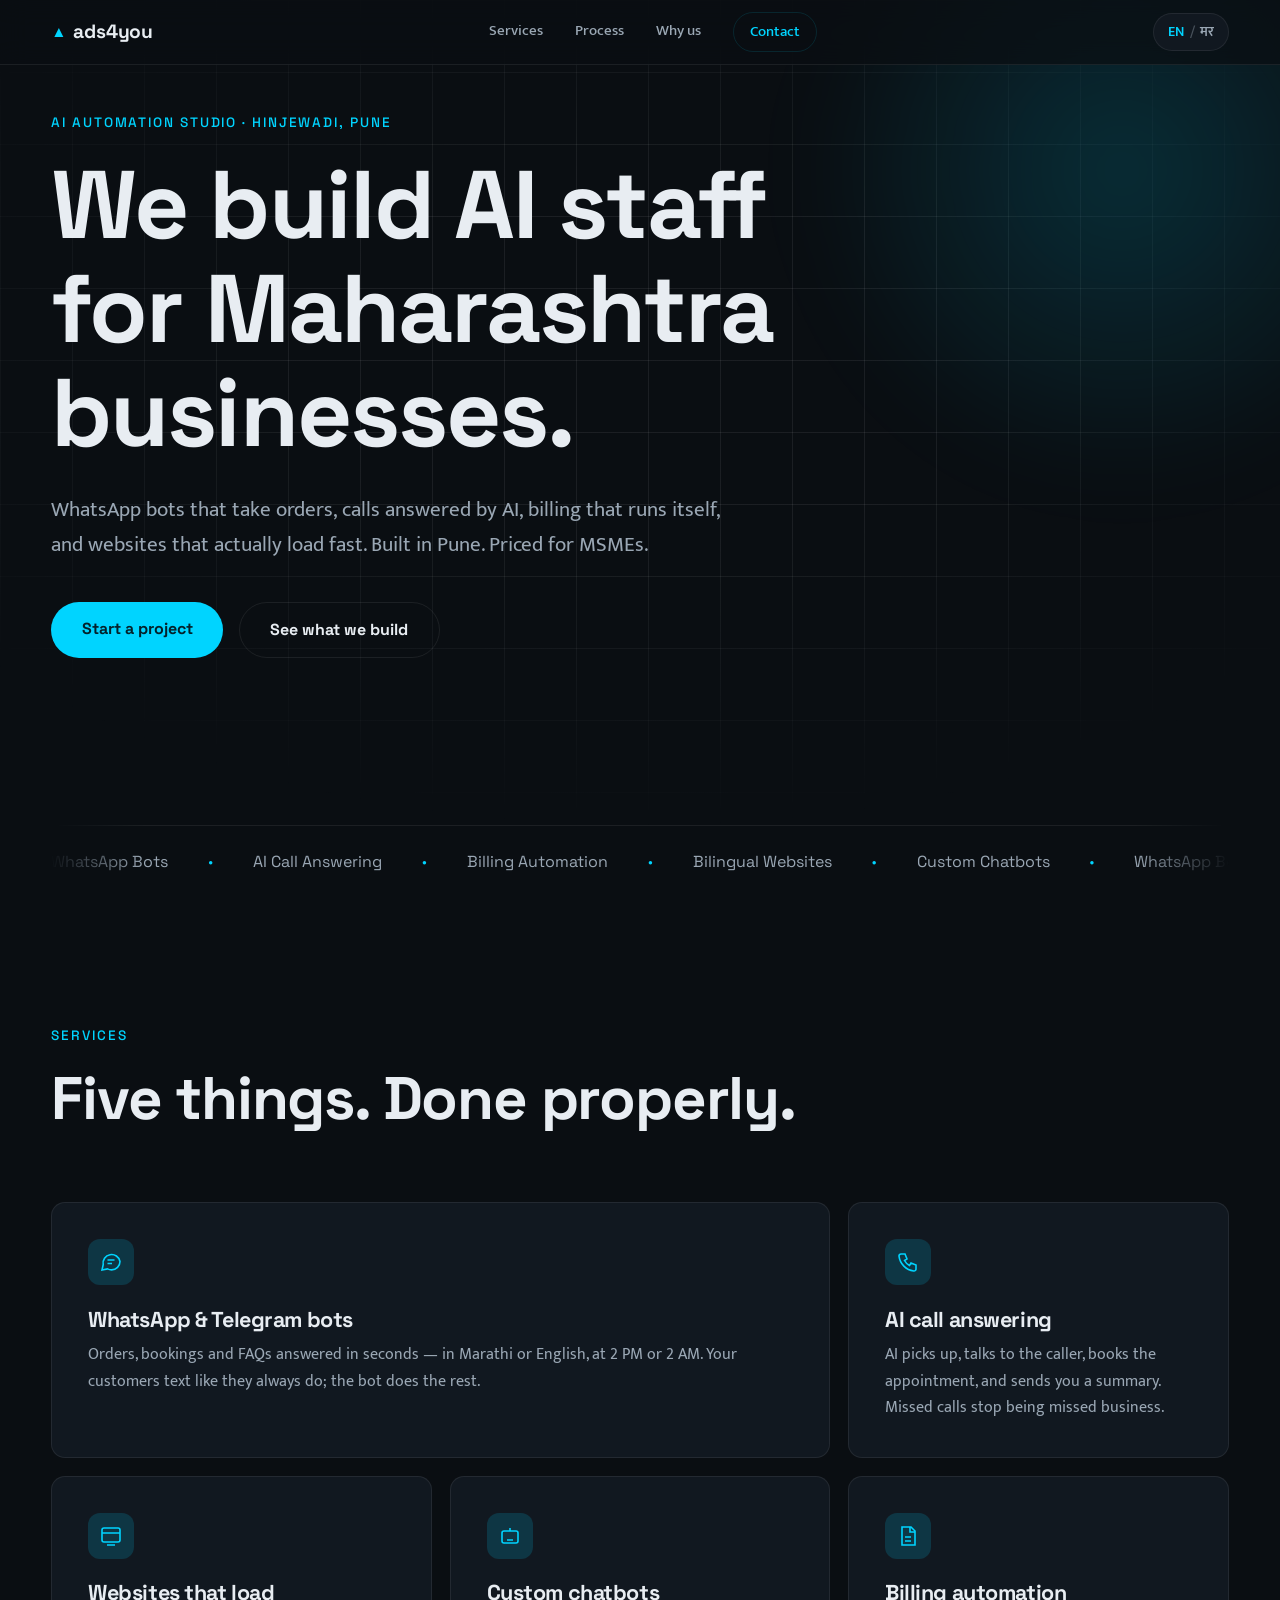
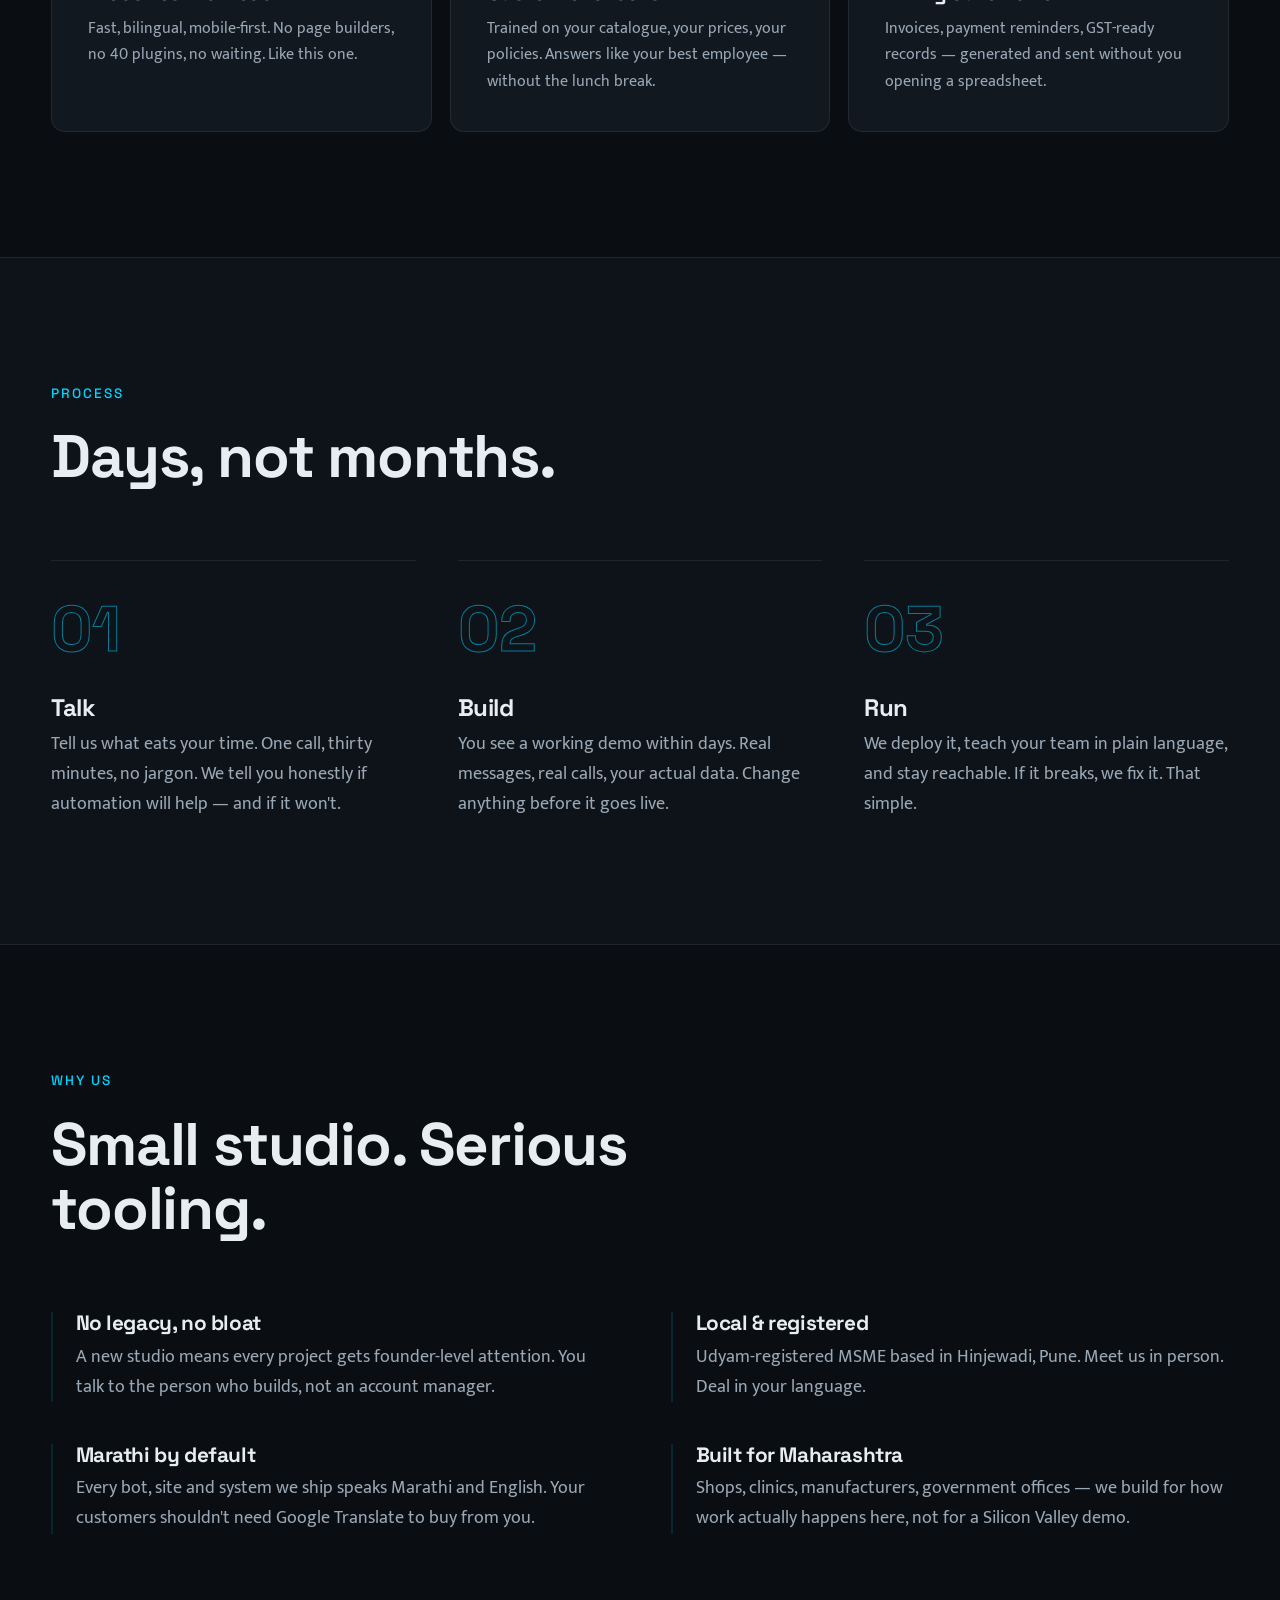
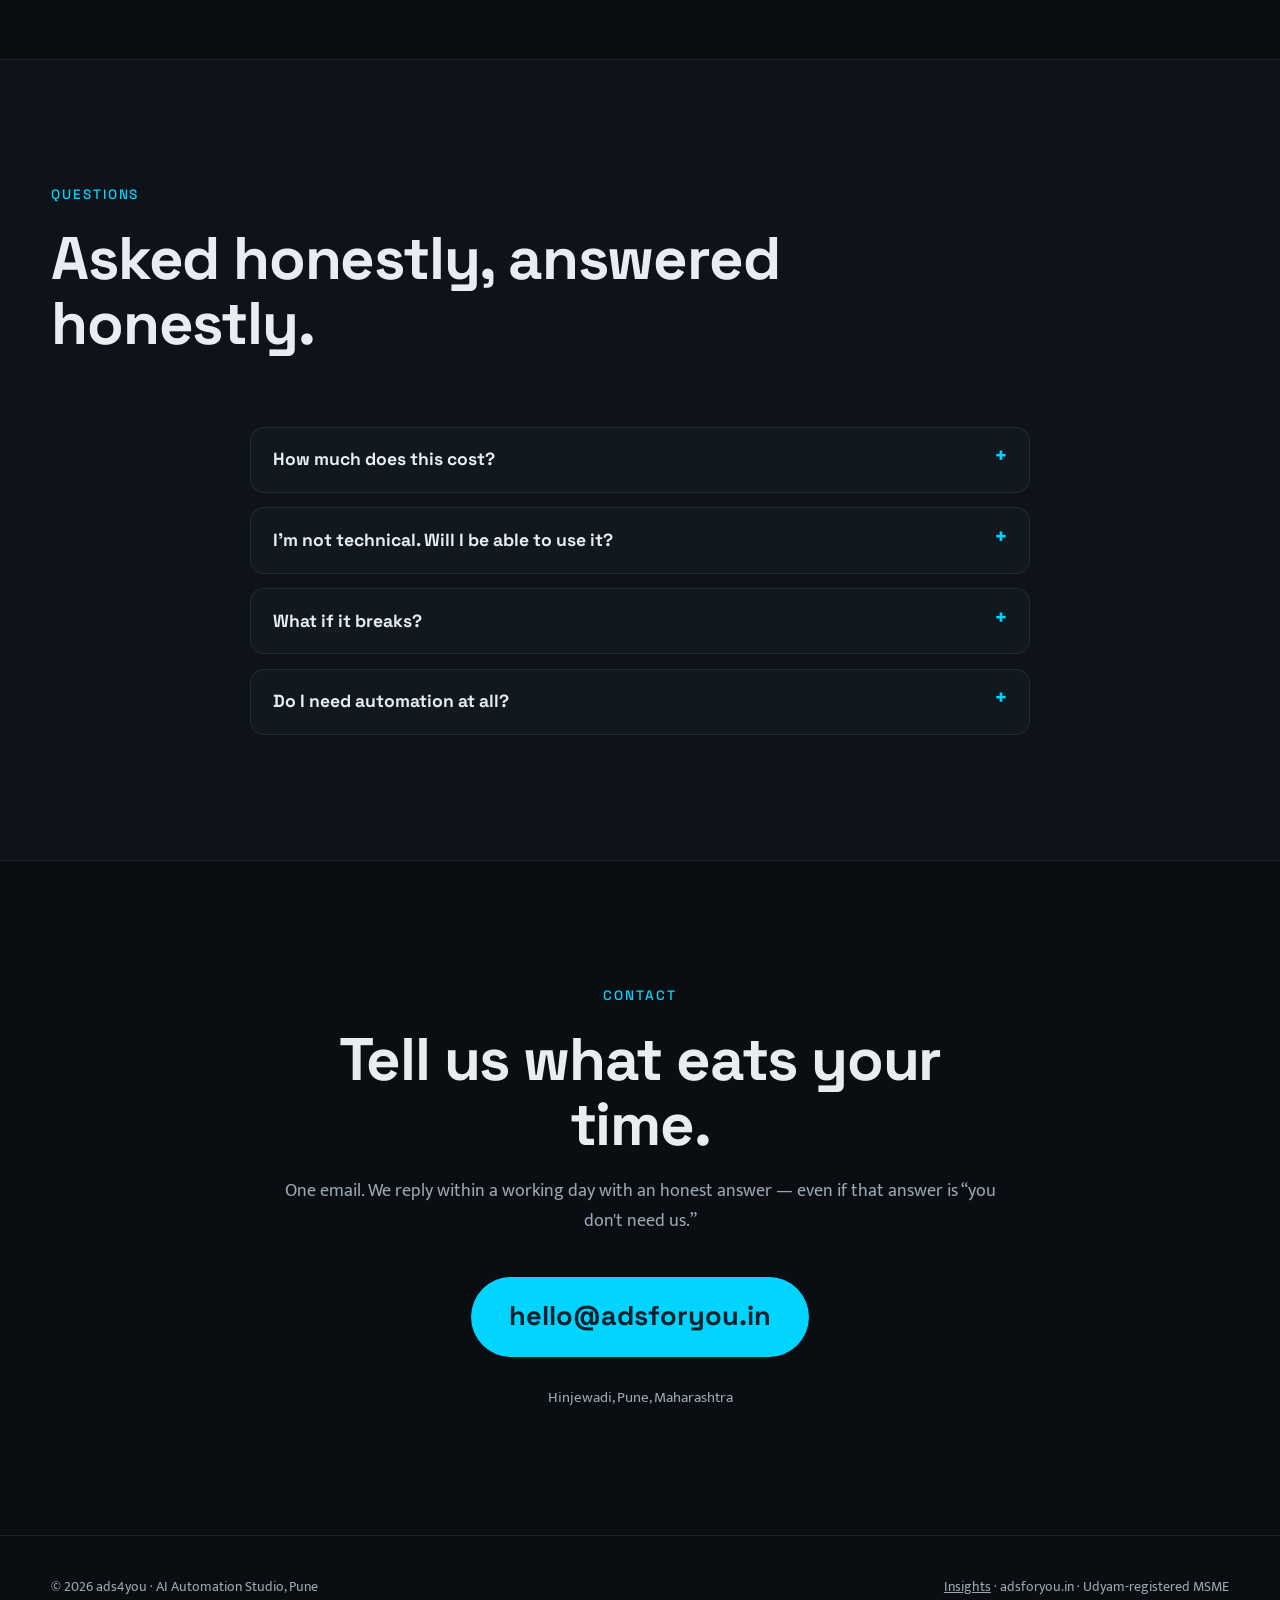
<file: index.html>
<!DOCTYPE html>
<html lang="en">
<head>
  <meta charset="UTF-8">
  <meta name="viewport" content="width=device-width, initial-scale=1.0">
  <title>ads4you — AI Automation Studio, Pune | adsforyou.in</title>
  <meta name="description" content="AI automation studio in Pune. WhatsApp bots, AI call answering, billing automation and bilingual websites for Maharashtra businesses and MSMEs.">
  <link rel="canonical" href="https://adsforyou.in/">
  <meta property="og:type" content="website">
  <meta property="og:title" content="ads4you — AI Automation Studio, Pune">
  <meta property="og:description" content="WhatsApp bots, AI call answering, billing automation and bilingual websites for Maharashtra businesses. Built in Pune, priced for MSMEs.">
  <meta property="og:url" content="https://adsforyou.in/">
  <meta name="twitter:card" content="summary">
  <script type="application/ld+json">
  {
    "@context": "https://schema.org",
    "@type": "LocalBusiness",
    "name": "ads4you",
    "description": "AI Automation Studio — WhatsApp bots, AI call answering, billing automation, bilingual websites for MSMEs",
    "url": "https://adsforyou.in",
    "email": "hello@adsforyou.in",
    "address": { "@type": "PostalAddress", "addressLocality": "Hinjewadi, Pune", "addressRegion": "Maharashtra", "addressCountry": "IN" },
    "areaServed": "Maharashtra",
    "knowsLanguage": ["en", "mr"]
  }
  </script>
  <link rel="preconnect" href="https://fonts.googleapis.com">
  <link rel="preconnect" href="https://fonts.gstatic.com" crossorigin>
  <link href="https://fonts.googleapis.com/css2?family=Space+Grotesk:wght@400;500;700&family=Mukta:wght@400;500;700&display=swap" rel="stylesheet">
  <link rel="stylesheet" href="style.css">
  <noscript><style>.reveal { opacity: 1; transform: none; }</style></noscript>
  <link rel="icon" href="data:image/svg+xml,<svg xmlns='http://www.w3.org/2000/svg' viewBox='0 0 32 32'><rect width='32' height='32' rx='7' fill='%230A0E12'/><path d='M9 22 16 9l7 13h-4.2L16 16.4 13.2 22z' fill='%2300D4FF'/></svg>">
</head>
<body>

  <a class="skip-link" href="#main" data-en="Skip to content" data-mr="मुख्य मजकुराकडे जा">Skip to content</a>

  <header class="site-header">
    <nav aria-label="Main navigation">
      <a class="wordmark" href="#top" aria-label="ads4you home">
        <span class="wordmark-mark" aria-hidden="true">▲</span>ads4you
      </a>
      <div class="nav-links">
        <a href="#services" data-en="Services" data-mr="सेवा">Services</a>
        <a href="#process" data-en="Process" data-mr="प्रक्रिया">Process</a>
        <a href="#why" data-en="Why us" data-mr="आम्हीच का">Why us</a>
        <a href="#contact" class="nav-cta" data-en="Contact" data-mr="संपर्क">Contact</a>
      </div>
      <button class="lang-toggle" id="langToggle" aria-label="Switch language to Marathi">
        <span class="lang-opt is-active" data-lang="en">EN</span>
        <span class="lang-sep" aria-hidden="true">/</span>
        <span class="lang-opt" data-lang="mr">मर</span>
      </button>
    </nav>
  </header>

  <main id="main">

    <!-- HERO -->
    <section class="hero" id="top" aria-labelledby="hero-heading">
      <div class="hero-grid-bg" aria-hidden="true"></div>
      <div class="hero-glow" aria-hidden="true"></div>
      <div class="hero-inner">
        <p class="eyebrow reveal" data-en="AI Automation Studio · Hinjewadi, Pune" data-mr="AI ऑटोमेशन स्टुडिओ · हिंजवडी, पुणे">AI Automation Studio · Hinjewadi, Pune</p>
        <h1 id="hero-heading" class="reveal" data-reveal-delay="1"
            data-en="We build AI staff for Maharashtra businesses."
            data-mr="महाराष्ट्रातील व्यवसायांसाठी आम्ही AI कर्मचारी घडवतो.">
          We build AI staff for Maharashtra businesses.</h1>
        <p class="hero-sub reveal" data-reveal-delay="2"
           data-en="WhatsApp bots that take orders, calls answered by AI, billing that runs itself, and websites that actually load fast. Built in Pune. Priced for MSMEs."
           data-mr="ऑर्डर घेणारे WhatsApp बॉट्स, AI ने उत्तर दिले जाणारे कॉल्स, आपोआप चालणारे बिलिंग, आणि खरोखर वेगाने उघडणाऱ्या वेबसाइट्स. पुण्यात बनवलेले. MSME च्या बजेटमध्ये.">
          WhatsApp bots that take orders, calls answered by AI, billing that runs itself, and websites that actually load fast. Built in Pune. Priced for MSMEs.</p>
        <div class="hero-actions reveal" data-reveal-delay="3">
          <a class="btn btn-primary" href="#contact" data-en="Start a project" data-mr="प्रोजेक्ट सुरू करा">Start a project</a>
          <a class="btn btn-ghost" href="#services" data-en="See what we build" data-mr="आम्ही काय बनवतो ते पाहा">See what we build</a>
        </div>
      </div>
      <div class="marquee" aria-hidden="true">
        <div class="marquee-track">
          <span>WhatsApp Bots</span><span class="dot">●</span>
          <span>AI Call Answering</span><span class="dot">●</span>
          <span>Billing Automation</span><span class="dot">●</span>
          <span>Bilingual Websites</span><span class="dot">●</span>
          <span>Custom Chatbots</span><span class="dot">●</span>
          <span>WhatsApp Bots</span><span class="dot">●</span>
          <span>AI Call Answering</span><span class="dot">●</span>
          <span>Billing Automation</span><span class="dot">●</span>
          <span>Bilingual Websites</span><span class="dot">●</span>
          <span>Custom Chatbots</span><span class="dot">●</span>
        </div>
      </div>
    </section>

    <!-- SERVICES -->
    <section class="section" id="services" aria-labelledby="services-heading">
      <div class="section-head reveal">
        <p class="eyebrow" data-en="Services" data-mr="सेवा">Services</p>
        <h2 id="services-heading"
            data-en="Five things. Done properly."
            data-mr="पाच गोष्टी. नीट केलेल्या.">Five things. Done properly.</h2>
      </div>
      <div class="bento">
        <article class="card card-wide reveal">
          <div class="card-icon" aria-hidden="true">
            <svg viewBox="0 0 24 24" fill="none" stroke="currentColor" stroke-width="1.6"><path d="M21 11.5a8.4 8.4 0 0 1-8.4 8.4c-1.5 0-2.9-.4-4.1-1L3 20l1.2-5.3A8.4 8.4 0 1 1 21 11.5Z"/><path d="M8.5 10h7M8.5 13.5h4.5"/></svg>
          </div>
          <h3 data-en="WhatsApp &amp; Telegram bots" data-mr="WhatsApp आणि Telegram बॉट्स">WhatsApp &amp; Telegram bots</h3>
          <p data-en="Orders, bookings and FAQs answered in seconds — in Marathi or English, at 2 PM or 2 AM. Your customers text like they always do; the bot does the rest."
             data-mr="ऑर्डर, बुकिंग आणि प्रश्नांची उत्तरे काही सेकंदात — मराठी किंवा इंग्रजीत, दुपारी २ वाजता किंवा रात्री २ वाजता. ग्राहक नेहमीसारखे मेसेज करतात; बाकी सगळे बॉट सांभाळतो.">
            Orders, bookings and FAQs answered in seconds — in Marathi or English, at 2 PM or 2 AM. Your customers text like they always do; the bot does the rest.</p>
        </article>
        <article class="card reveal" data-reveal-delay="1">
          <div class="card-icon" aria-hidden="true">
            <svg viewBox="0 0 24 24" fill="none" stroke="currentColor" stroke-width="1.6"><path d="M5 4h4l2 5-2.5 1.5a12 12 0 0 0 5 5L15 13l5 2v4a2 2 0 0 1-2.2 2A17 17 0 0 1 3 6.2 2 2 0 0 1 5 4Z"/></svg>
          </div>
          <h3 data-en="AI call answering" data-mr="AI कॉल उत्तरे">AI call answering</h3>
          <p data-en="AI picks up, talks to the caller, books the appointment, and sends you a summary. Missed calls stop being missed business."
             data-mr="AI कॉल उचलतो, ग्राहकाशी बोलतो, अपॉइंटमेंट बुक करतो आणि तुम्हाला सारांश पाठवतो. चुकलेले कॉल म्हणजे चुकलेला धंदा — हे आता थांबते.">
            AI picks up, talks to the caller, books the appointment, and sends you a summary. Missed calls stop being missed business.</p>
        </article>
        <article class="card reveal" data-reveal-delay="2">
          <div class="card-icon" aria-hidden="true">
            <svg viewBox="0 0 24 24" fill="none" stroke="currentColor" stroke-width="1.6"><rect x="3" y="4" width="18" height="14" rx="2"/><path d="M3 9h18M8 21h8"/></svg>
          </div>
          <h3 data-en="Websites that load" data-mr="वेगाने उघडणाऱ्या वेबसाइट्स">Websites that load</h3>
          <p data-en="Fast, bilingual, mobile-first. No page builders, no 40 plugins, no waiting. Like this one."
             data-mr="वेगवान, द्विभाषिक, मोबाइल-फर्स्ट. पेज बिल्डर नाही, ४० प्लगइन्स नाहीत, वाट पाहणे नाही. ही वेबसाइटच त्याचा पुरावा.">
            Fast, bilingual, mobile-first. No page builders, no 40 plugins, no waiting. Like this one.</p>
        </article>
        <article class="card reveal" data-reveal-delay="1">
          <div class="card-icon" aria-hidden="true">
            <svg viewBox="0 0 24 24" fill="none" stroke="currentColor" stroke-width="1.6"><rect x="4" y="7" width="16" height="12" rx="2"/><path d="M12 7V4M8 12h.01M16 12h.01M9 16h6"/></svg>
          </div>
          <h3 data-en="Custom chatbots" data-mr="कस्टम चॅटबॉट्स">Custom chatbots</h3>
          <p data-en="Trained on your catalogue, your prices, your policies. Answers like your best employee — without the lunch break."
             data-mr="तुमचा माल, तुमचे दर, तुमचे नियम — या सगळ्यावर प्रशिक्षित. तुमच्या उत्तम कर्मचाऱ्यासारखी उत्तरे — पण जेवणाच्या सुट्टीशिवाय.">
            Trained on your catalogue, your prices, your policies. Answers like your best employee — without the lunch break.</p>
        </article>
        <article class="card reveal" data-reveal-delay="2">
          <div class="card-icon" aria-hidden="true">
            <svg viewBox="0 0 24 24" fill="none" stroke="currentColor" stroke-width="1.6"><path d="M6 3h9l4 4v14H6Z"/><path d="M14 3v5h5M9 13h6M9 17h6"/></svg>
          </div>
          <h3 data-en="Billing automation" data-mr="बिलिंग ऑटोमेशन">Billing automation</h3>
          <p data-en="Invoices, payment reminders, GST-ready records — generated and sent without you opening a spreadsheet."
             data-mr="इनव्हॉइस, पेमेंट रिमाइंडर, GST-रेडी नोंदी — स्प्रेडशीट न उघडता तयार होऊन पाठवल्या जातात.">
            Invoices, payment reminders, GST-ready records — generated and sent without you opening a spreadsheet.</p>
        </article>
      </div>
    </section>

    <!-- PROCESS -->
    <section class="section section-alt" id="process" aria-labelledby="process-heading">
      <div class="section-head reveal">
        <p class="eyebrow" data-en="Process" data-mr="प्रक्रिया">Process</p>
        <h2 id="process-heading"
            data-en="Days, not months."
            data-mr="महिने नाही. दिवस.">Days, not months.</h2>
      </div>
      <ol class="steps">
        <li class="step reveal">
          <span class="step-num" aria-hidden="true">01</span>
          <h3 data-en="Talk" data-mr="बोला">Talk</h3>
          <p data-en="Tell us what eats your time. One call, thirty minutes, no jargon. We tell you honestly if automation will help — and if it won't."
             data-mr="तुमचा वेळ कशात जातो ते सांगा. एक कॉल, तीस मिनिटे, कठीण शब्द नाहीत. ऑटोमेशनचा उपयोग होईल की नाही — आम्ही प्रामाणिकपणे सांगतो.">
            Tell us what eats your time. One call, thirty minutes, no jargon. We tell you honestly if automation will help — and if it won't.</p>
        </li>
        <li class="step reveal" data-reveal-delay="1">
          <span class="step-num" aria-hidden="true">02</span>
          <h3 data-en="Build" data-mr="बनवा">Build</h3>
          <p data-en="You see a working demo within days. Real messages, real calls, your actual data. Change anything before it goes live."
             data-mr="काही दिवसांतच चालणारा डेमो तुमच्यासमोर. खरे मेसेज, खरे कॉल्स, तुमचा खरा डेटा. लाइव्ह होण्याआधी हवे ते बदला.">
            You see a working demo within days. Real messages, real calls, your actual data. Change anything before it goes live.</p>
        </li>
        <li class="step reveal" data-reveal-delay="2">
          <span class="step-num" aria-hidden="true">03</span>
          <h3 data-en="Run" data-mr="चालवा">Run</h3>
          <p data-en="We deploy it, teach your team in plain language, and stay reachable. If it breaks, we fix it. That simple."
             data-mr="आम्ही ते सुरू करतो, तुमच्या टीमला सोप्या भाषेत शिकवतो, आणि संपर्कात राहतो. बिघडले तर दुरुस्त करतो. इतके सोपे.">
            We deploy it, teach your team in plain language, and stay reachable. If it breaks, we fix it. That simple.</p>
        </li>
      </ol>
    </section>

    <!-- WHY -->
    <section class="section" id="why" aria-labelledby="why-heading">
      <div class="section-head reveal">
        <p class="eyebrow" data-en="Why us" data-mr="आम्हीच का">Why us</p>
        <h2 id="why-heading"
            data-en="Small studio. Serious tooling."
            data-mr="छोटा स्टुडिओ. गंभीर तंत्रज्ञान.">Small studio. Serious tooling.</h2>
      </div>
      <div class="why-grid">
        <div class="why-item reveal">
          <h3 data-en="No legacy, no bloat" data-mr="जुने ओझे नाही">No legacy, no bloat</h3>
          <p data-en="A new studio means every project gets founder-level attention. You talk to the person who builds, not an account manager."
             data-mr="नवा स्टुडिओ म्हणजे प्रत्येक प्रोजेक्टकडे संस्थापकाचे थेट लक्ष. तुम्ही बनवणाऱ्याशीच बोलता — मध्यस्थाशी नाही.">
            A new studio means every project gets founder-level attention. You talk to the person who builds, not an account manager.</p>
        </div>
        <div class="why-item reveal" data-reveal-delay="1">
          <h3 data-en="Local &amp; registered" data-mr="स्थानिक आणि नोंदणीकृत">Local &amp; registered</h3>
          <p data-en="Udyam-registered MSME based in Hinjewadi, Pune. Meet us in person. Deal in your language."
             data-mr="हिंजवडी, पुणे येथील उद्यम-नोंदणीकृत MSME. प्रत्यक्ष भेटा. तुमच्या भाषेत व्यवहार करा.">
            Udyam-registered MSME based in Hinjewadi, Pune. Meet us in person. Deal in your language.</p>
        </div>
        <div class="why-item reveal" data-reveal-delay="2">
          <h3 data-en="Marathi by default" data-mr="मराठी मूळ भाषा">Marathi by default</h3>
          <p data-en="Every bot, site and system we ship speaks Marathi and English. Your customers shouldn't need Google Translate to buy from you."
             data-mr="आम्ही बनवलेले प्रत्येक बॉट, साइट आणि सिस्टम मराठी आणि इंग्रजी दोन्ही बोलते. तुमच्याकडून खरेदी करायला ग्राहकांना Google Translate लागू नये.">
            Every bot, site and system we ship speaks Marathi and English. Your customers shouldn't need Google Translate to buy from you.</p>
        </div>
        <div class="why-item reveal" data-reveal-delay="3">
          <h3 data-en="Built for Maharashtra" data-mr="महाराष्ट्रासाठी बनवलेले">Built for Maharashtra</h3>
          <p data-en="Shops, clinics, manufacturers, government offices — we build for how work actually happens here, not for a Silicon Valley demo."
             data-mr="दुकाने, क्लिनिक, उत्पादक, सरकारी कार्यालये — इथे काम प्रत्यक्षात जसे चालते त्यासाठी आम्ही बनवतो. सिलिकॉन व्हॅलीच्या डेमोसाठी नाही.">
            Shops, clinics, manufacturers, government offices — we build for how work actually happens here, not for a Silicon Valley demo.</p>
        </div>
      </div>
    </section>

    <!-- FAQ -->
    <section class="section section-alt" id="faq" aria-labelledby="faq-heading">
      <div class="section-head reveal">
        <p class="eyebrow" data-en="Questions" data-mr="प्रश्न">Questions</p>
        <h2 id="faq-heading" data-en="Asked honestly, answered honestly." data-mr="प्रामाणिक प्रश्न, प्रामाणिक उत्तरे.">Asked honestly, answered honestly.</h2>
      </div>
      <div class="faq-list">
        <details class="faq-item reveal">
          <summary data-en="How much does this cost?" data-mr="याचा खर्च किती?">How much does this cost?</summary>
          <p data-en="Depends on what you need — a simple bot and a full call-answering system are different animals. Email us your use case; you get a clear fixed quote before any work starts. No hourly billing, no surprises."
             data-mr="तुम्हाला काय हवे यावर अवलंबून — साधा बॉट आणि पूर्ण कॉल-उत्तर प्रणाली वेगवेगळ्या गोष्टी आहेत. तुमची गरज ईमेल करा; काम सुरू होण्याआधी स्पष्ट ठरलेली किंमत मिळते. तासाचे बिल नाही, धक्के नाहीत.">
            Depends on what you need — a simple bot and a full call-answering system are different animals. Email us your use case; you get a clear fixed quote before any work starts. No hourly billing, no surprises.</p>
        </details>
        <details class="faq-item reveal">
          <summary data-en="I'm not technical. Will I be able to use it?" data-mr="मला तंत्रज्ञान कळत नाही. मला हे वापरता येईल का?">I'm not technical. Will I be able to use it?</summary>
          <p data-en="That's the whole point. If using it needs training beyond one plain-language walkthrough, we built it wrong. Your customers just message or call like they always do."
             data-mr="हाच तर मुद्दा आहे. एका सोप्या भाषेतील समजावणीपेक्षा जास्त प्रशिक्षण लागले, तर आम्ही चुकीचे बनवले. तुमचे ग्राहक नेहमीप्रमाणेच मेसेज किंवा कॉल करतात.">
            That's the whole point. If using it needs training beyond one plain-language walkthrough, we built it wrong. Your customers just message or call like they always do.</p>
        </details>
        <details class="faq-item reveal">
          <summary data-en="What if it breaks?" data-mr="बिघडले तर?">What if it breaks?</summary>
          <p data-en="Every project includes support. Something misbehaves, you message us, we fix it. Local studio — you're not raising a ticket into a void."
             data-mr="प्रत्येक प्रोजेक्टसोबत सपोर्ट असतो. काही बिघडले तर मेसेज करा, आम्ही दुरुस्त करतो. स्थानिक स्टुडिओ — तुमची तक्रार रिकाम्या खड्ड्यात जात नाही.">
            Every project includes support. Something misbehaves, you message us, we fix it. Local studio — you're not raising a ticket into a void.</p>
        </details>
        <details class="faq-item reveal">
          <summary data-en="Do I need automation at all?" data-mr="मला ऑटोमेशनची गरज आहे का?">Do I need automation at all?</summary>
          <p data-en="Maybe not. If your phone rarely rings and WhatsApp is quiet, save your money. If repetitive messages and missed calls eat your day — that's exactly the problem this solves. We'll tell you which one you are, honestly."
             data-mr="कदाचित नाही. फोन क्वचित वाजतो आणि WhatsApp शांत असेल, तर पैसे वाचवा. पण तेच-तेच मेसेज आणि चुकलेले कॉल्स तुमचा दिवस खात असतील — तर नेमकी हीच समस्या हे सोडवते. तुम्ही कोणत्या गटात आहात, हे आम्ही प्रामाणिकपणे सांगू.">
            Maybe not. If your phone rarely rings and WhatsApp is quiet, save your money. If repetitive messages and missed calls eat your day — that's exactly the problem this solves. We'll tell you which one you are, honestly.</p>
        </details>
      </div>
    </section>

    <!-- CONTACT -->
    <section class="section contact" id="contact" aria-labelledby="contact-heading">
      <div class="contact-inner reveal">
        <p class="eyebrow" data-en="Contact" data-mr="संपर्क">Contact</p>
        <h2 id="contact-heading"
            data-en="Tell us what eats your time."
            data-mr="तुमचा वेळ कशात जातो, ते आम्हाला सांगा.">Tell us what eats your time.</h2>
        <p class="contact-sub"
           data-en="One email. We reply within a working day with an honest answer — even if that answer is “you don't need us.”"
           data-mr="एक ईमेल. एका कामकाजाच्या दिवसात प्रामाणिक उत्तर — अगदी “तुम्हाला आमची गरज नाही” असे असले तरी.">
          One email. We reply within a working day with an honest answer — even if that answer is “you don't need us.”</p>
        <a class="btn btn-primary btn-big" href="mailto:hello@adsforyou.in">hello@adsforyou.in</a>
        <p class="contact-loc" data-en="Hinjewadi, Pune, Maharashtra" data-mr="हिंजवडी, पुणे, महाराष्ट्र">Hinjewadi, Pune, Maharashtra</p>
      </div>
    </section>

  </main>

  <footer class="site-footer">
    <p>© 2026 ads4you · <span data-en="AI Automation Studio, Pune" data-mr="AI ऑटोमेशन स्टुडिओ, पुणे">AI Automation Studio, Pune</span></p>
    <p class="footer-meta"><a href="blog.html" class="footer-link" data-en="Insights" data-mr="लेख">Insights</a> · adsforyou.in · <span data-en="Udyam-registered MSME" data-mr="उद्यम-नोंदणीकृत MSME">Udyam-registered MSME</span></p>
  </footer>

  <script src="app.js" defer></script>
</body>
</html>
</file>
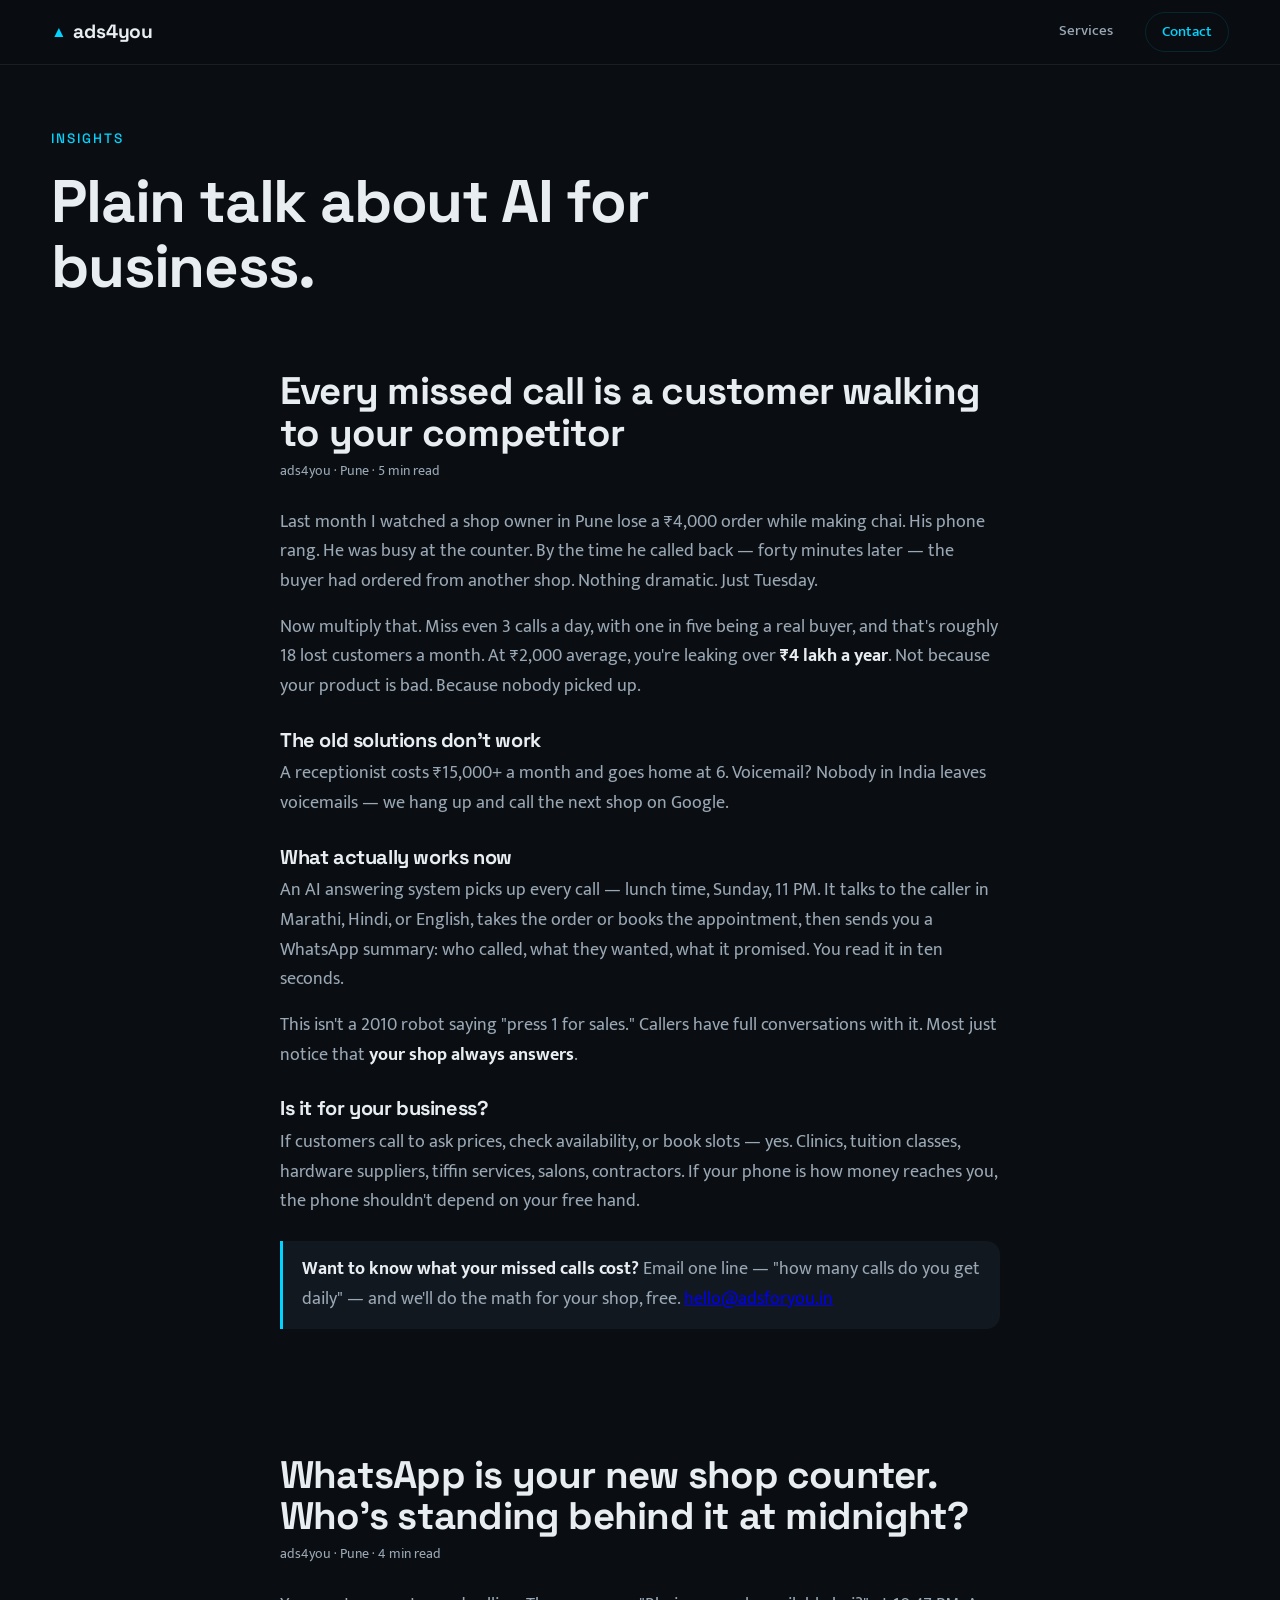
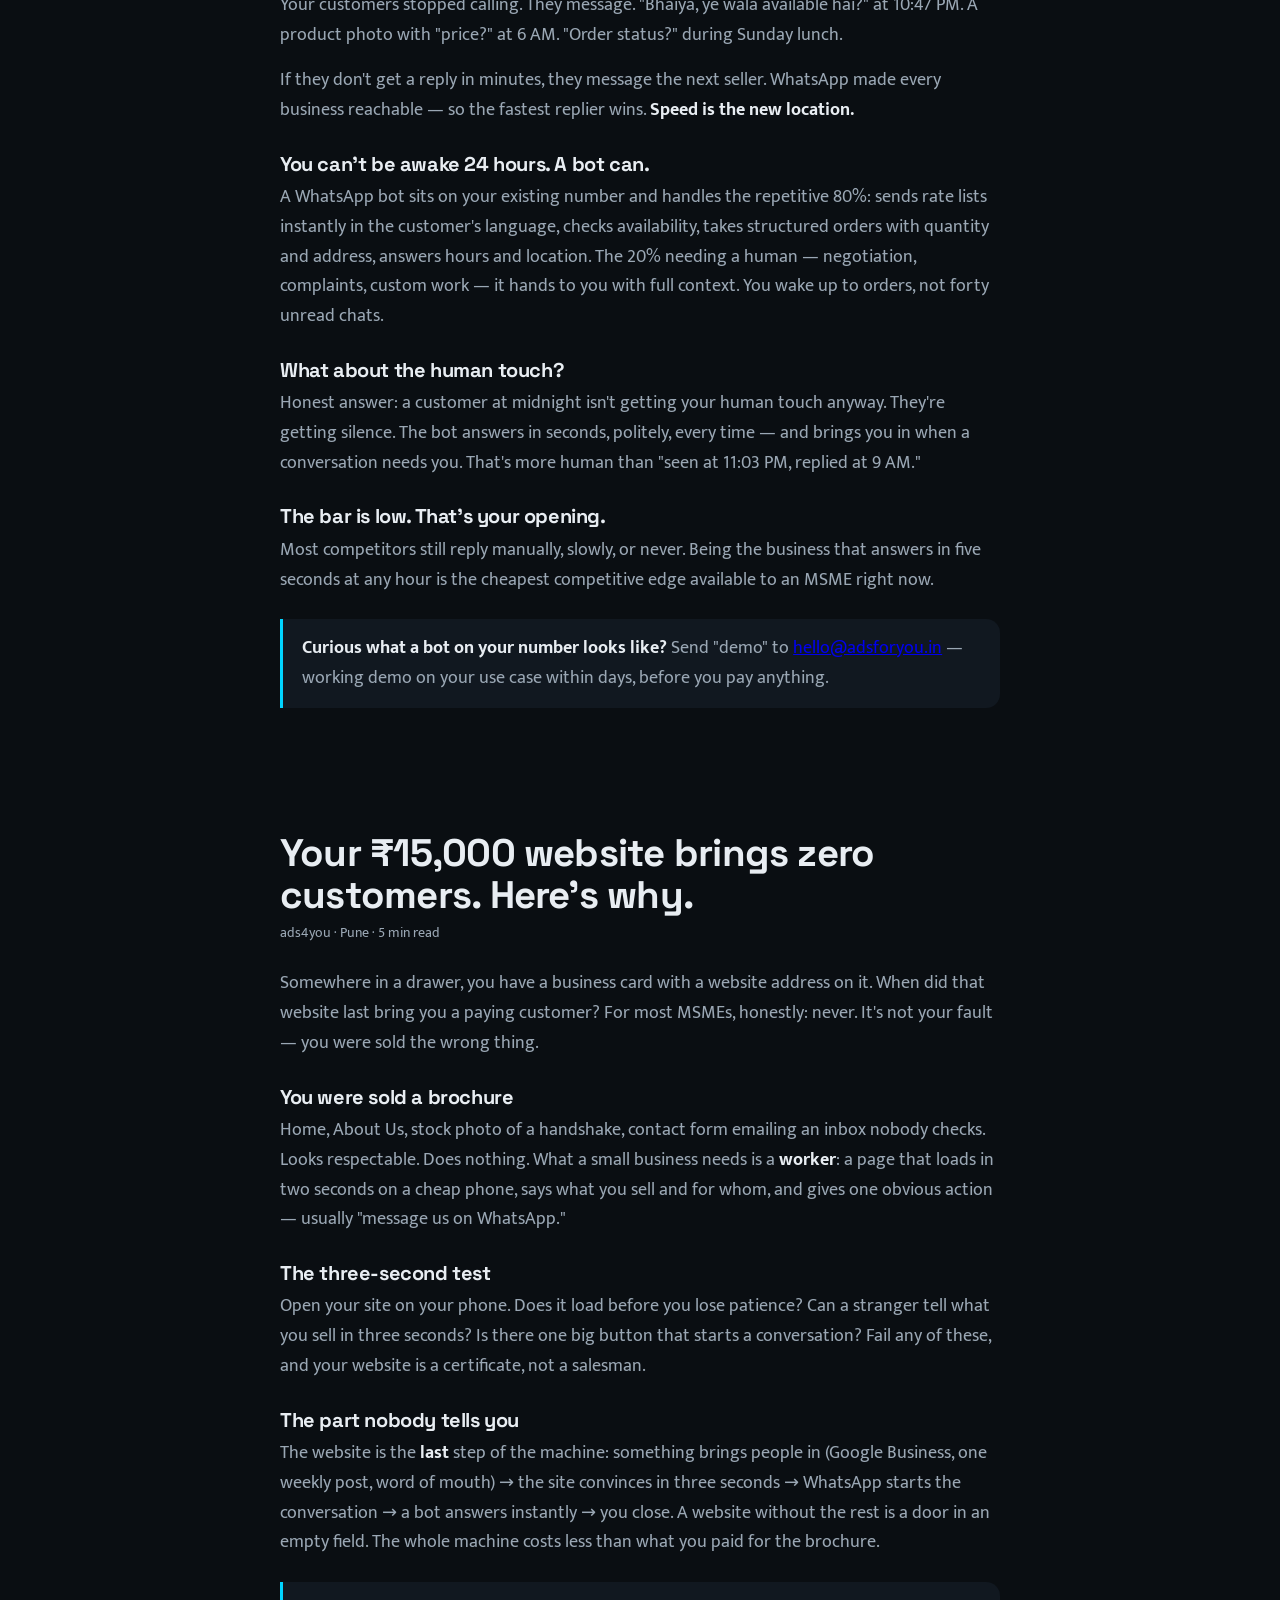
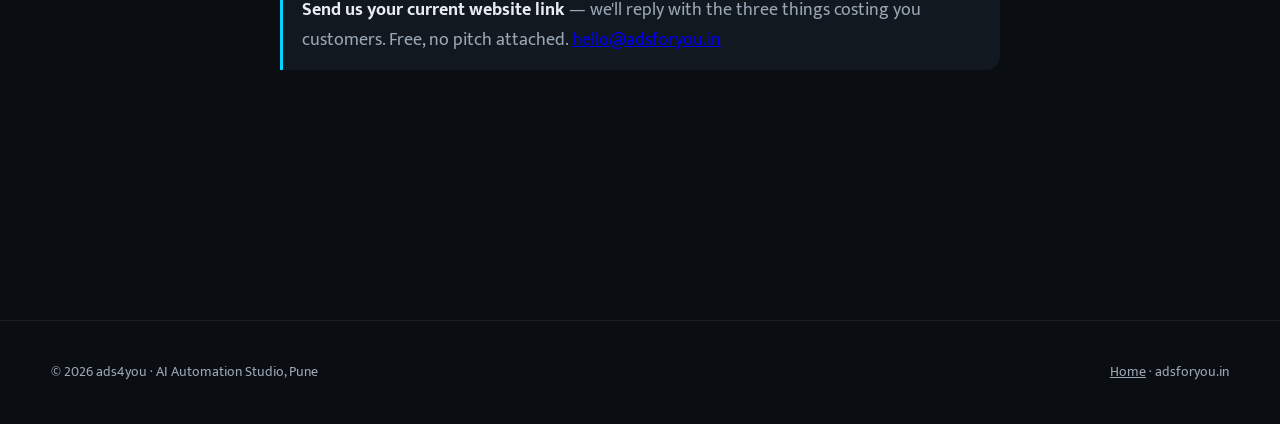
<file: blog.html>
<!DOCTYPE html>
<html lang="en">
<head>
  <meta charset="UTF-8">
  <meta name="viewport" content="width=device-width, initial-scale=1.0">
  <title>Insights — ads4you | AI automation for Maharashtra businesses</title>
  <meta name="description" content="Plain-language writing on AI automation for MSMEs: missed calls, WhatsApp bots, and websites that actually sell.">
  <link rel="canonical" href="https://adsforyou.in/blog.html">
  <link rel="preconnect" href="https://fonts.googleapis.com">
  <link rel="preconnect" href="https://fonts.gstatic.com" crossorigin>
  <link href="https://fonts.googleapis.com/css2?family=Space+Grotesk:wght@400;500;700&family=Mukta:wght@400;500;700&display=swap" rel="stylesheet">
  <link rel="stylesheet" href="style.css">
  <link rel="icon" href="data:image/svg+xml,<svg xmlns='http://www.w3.org/2000/svg' viewBox='0 0 32 32'><rect width='32' height='32' rx='7' fill='%230A0E12'/><path d='M9 22 16 9l7 13h-4.2L16 16.4 13.2 22z' fill='%2300D4FF'/></svg>">
</head>
<body>
  <header class="site-header">
    <nav aria-label="Main navigation">
      <a class="wordmark" href="index.html"><span class="wordmark-mark" aria-hidden="true">▲</span>ads4you</a>
      <div class="nav-links">
        <a href="index.html#services">Services</a>
        <a href="index.html#contact" class="nav-cta">Contact</a>
      </div>
    </nav>
  </header>

  <main class="section blog-page">
    <div class="section-head">
      <p class="eyebrow">Insights</p>
      <h2>Plain talk about AI for business.</h2>
    </div>

    <article class="post" id="missed-calls">
      <h2>Every missed call is a customer walking to your competitor</h2>
      <p class="post-meta">ads4you · Pune · 5 min read</p>
      <p>Last month I watched a shop owner in Pune lose a ₹4,000 order while making chai. His phone rang. He was busy at the counter. By the time he called back — forty minutes later — the buyer had ordered from another shop. Nothing dramatic. Just Tuesday.</p>
      <p>Now multiply that. Miss even 3 calls a day, with one in five being a real buyer, and that's roughly 18 lost customers a month. At ₹2,000 average, you're leaking over <strong>₹4 lakh a year</strong>. Not because your product is bad. Because nobody picked up.</p>
      <h3>The old solutions don't work</h3>
      <p>A receptionist costs ₹15,000+ a month and goes home at 6. Voicemail? Nobody in India leaves voicemails — we hang up and call the next shop on Google.</p>
      <h3>What actually works now</h3>
      <p>An AI answering system picks up every call — lunch time, Sunday, 11 PM. It talks to the caller in Marathi, Hindi, or English, takes the order or books the appointment, then sends you a WhatsApp summary: who called, what they wanted, what it promised. You read it in ten seconds.</p>
      <p>This isn't a 2010 robot saying "press 1 for sales." Callers have full conversations with it. Most just notice that <strong>your shop always answers</strong>.</p>
      <h3>Is it for your business?</h3>
      <p>If customers call to ask prices, check availability, or book slots — yes. Clinics, tuition classes, hardware suppliers, tiffin services, salons, contractors. If your phone is how money reaches you, the phone shouldn't depend on your free hand.</p>
      <p class="post-cta"><strong>Want to know what your missed calls cost?</strong> Email one line — "how many calls do you get daily" — and we'll do the math for your shop, free. <a href="mailto:hello@adsforyou.in">hello@adsforyou.in</a></p>
    </article>

    <article class="post" id="whatsapp-counter">
      <h2>WhatsApp is your new shop counter. Who's standing behind it at midnight?</h2>
      <p class="post-meta">ads4you · Pune · 4 min read</p>
      <p>Your customers stopped calling. They message. "Bhaiya, ye wala available hai?" at 10:47 PM. A product photo with "price?" at 6 AM. "Order status?" during Sunday lunch.</p>
      <p>If they don't get a reply in minutes, they message the next seller. WhatsApp made every business reachable — so the fastest replier wins. <strong>Speed is the new location.</strong></p>
      <h3>You can't be awake 24 hours. A bot can.</h3>
      <p>A WhatsApp bot sits on your existing number and handles the repetitive 80%: sends rate lists instantly in the customer's language, checks availability, takes structured orders with quantity and address, answers hours and location. The 20% needing a human — negotiation, complaints, custom work — it hands to you with full context. You wake up to orders, not forty unread chats.</p>
      <h3>What about the human touch?</h3>
      <p>Honest answer: a customer at midnight isn't getting your human touch anyway. They're getting silence. The bot answers in seconds, politely, every time — and brings you in when a conversation needs you. That's more human than "seen at 11:03 PM, replied at 9 AM."</p>
      <h3>The bar is low. That's your opening.</h3>
      <p>Most competitors still reply manually, slowly, or never. Being the business that answers in five seconds at any hour is the cheapest competitive edge available to an MSME right now.</p>
      <p class="post-cta"><strong>Curious what a bot on your number looks like?</strong> Send "demo" to <a href="mailto:hello@adsforyou.in">hello@adsforyou.in</a> — working demo on your use case within days, before you pay anything.</p>
    </article>

    <article class="post" id="website-zero">
      <h2>Your ₹15,000 website brings zero customers. Here's why.</h2>
      <p class="post-meta">ads4you · Pune · 5 min read</p>
      <p>Somewhere in a drawer, you have a business card with a website address on it. When did that website last bring you a paying customer? For most MSMEs, honestly: never. It's not your fault — you were sold the wrong thing.</p>
      <h3>You were sold a brochure</h3>
      <p>Home, About Us, stock photo of a handshake, contact form emailing an inbox nobody checks. Looks respectable. Does nothing. What a small business needs is a <strong>worker</strong>: a page that loads in two seconds on a cheap phone, says what you sell and for whom, and gives one obvious action — usually "message us on WhatsApp."</p>
      <h3>The three-second test</h3>
      <p>Open your site on your phone. Does it load before you lose patience? Can a stranger tell what you sell in three seconds? Is there one big button that starts a conversation? Fail any of these, and your website is a certificate, not a salesman.</p>
      <h3>The part nobody tells you</h3>
      <p>The website is the <strong>last</strong> step of the machine: something brings people in (Google Business, one weekly post, word of mouth) → the site convinces in three seconds → WhatsApp starts the conversation → a bot answers instantly → you close. A website without the rest is a door in an empty field. The whole machine costs less than what you paid for the brochure.</p>
      <p class="post-cta"><strong>Send us your current website link</strong> — we'll reply with the three things costing you customers. Free, no pitch attached. <a href="mailto:hello@adsforyou.in">hello@adsforyou.in</a></p>
    </article>
  </main>

  <footer class="site-footer">
    <p>© 2026 ads4you · AI Automation Studio, Pune</p>
    <p class="footer-meta"><a class="footer-link" href="index.html">Home</a> · adsforyou.in</p>
  </footer>
</body>
</html>
</file>
<file: style.css>
/* ========================================
   adsforyou.in — design tokens
   ======================================== */
:root {
  --bg: #0a0e12;
  --bg-alt: #0d1319;
  --surface: #111820;
  --surface-hover: #151d27;
  --line: rgba(0, 212, 255, 0.12);
  --line-soft: rgba(232, 237, 242, 0.08);
  --text: #e8edf2;
  --text-dim: #9aa7b4;
  --accent: #00d4ff;
  --accent-dim: rgba(0, 212, 255, 0.55);
  --accent-glow: rgba(0, 212, 255, 0.16);

  --font-display: "Space Grotesk", "Mukta", sans-serif;
  --font-body: "Mukta", system-ui, sans-serif;

  --text-base: clamp(1rem, 0.94rem + 0.3vw, 1.125rem);
  --text-h2: clamp(2rem, 1.2rem + 3.6vw, 3.75rem);
  --text-hero: clamp(2.6rem, 1.4rem + 6vw, 6rem);

  --space-section: clamp(4.5rem, 3rem + 6vw, 9rem);
  --pad-x: clamp(1.25rem, 4vw, 4rem);
  --radius: 14px;

  --ease-out: cubic-bezier(0.16, 1, 0.3, 1);
  --dur: 700ms;
}

* { margin: 0; padding: 0; box-sizing: border-box; }

html { scroll-behavior: smooth; }

body {
  background: var(--bg);
  color: var(--text);
  font-family: var(--font-body);
  font-size: var(--text-base);
  line-height: 1.65;
  -webkit-font-smoothing: antialiased;
  overflow-x: hidden;
}

h1, h2, h3 {
  font-family: var(--font-display);
  line-height: 1.08;
  letter-spacing: -0.02em;
  font-weight: 700;
}

[lang="mr"] h1, [lang="mr"] h2, [lang="mr"] h3 { line-height: 1.3; }

img, svg { max-width: 100%; }

/* ---------- skip link ---------- */
.skip-link {
  position: absolute;
  top: -100%;
  left: 1rem;
  z-index: 200;
  background: var(--accent);
  color: #04222b;
  padding: 0.6rem 1rem;
  border-radius: 8px;
  font-weight: 700;
  text-decoration: none;
}
.skip-link:focus { top: 0.75rem; }

/* ---------- header ---------- */
.site-header {
  position: fixed;
  inset: 0 0 auto 0;
  z-index: 100;
  padding: 0 var(--pad-x);
  backdrop-filter: blur(14px);
  background: rgba(10, 14, 18, 0.72);
  border-bottom: 1px solid var(--line-soft);
  transition: transform 350ms var(--ease-out);
}
.site-header.is-hidden { transform: translateY(-100%); }

.site-header nav {
  display: flex;
  align-items: center;
  justify-content: space-between;
  gap: 1rem;
  height: 64px;
  max-width: 1280px;
  margin: 0 auto;
}

.wordmark {
  font-family: var(--font-display);
  font-weight: 700;
  font-size: 1.2rem;
  color: var(--text);
  text-decoration: none;
  letter-spacing: -0.01em;
  display: inline-flex;
  align-items: center;
  gap: 0.45rem;
}
.wordmark-mark { color: var(--accent); font-size: 0.8em; }

.nav-links {
  display: flex;
  align-items: center;
  gap: clamp(0.75rem, 2.5vw, 2rem);
}
.nav-links a {
  color: var(--text-dim);
  text-decoration: none;
  font-size: 0.95rem;
  font-weight: 500;
  padding: 0.35rem 0;
  border-bottom: 2px solid transparent;
  transition: color 200ms, border-color 200ms;
}
.nav-links a:hover,
.nav-links a:focus-visible { color: var(--text); border-color: var(--accent); }

.nav-links .nav-cta {
  color: var(--accent);
  border: 1px solid var(--line);
  border-radius: 999px;
  padding: 0.4rem 1rem;
  transition: background 200ms, color 200ms;
}
.nav-links .nav-cta:hover,
.nav-links .nav-cta:focus-visible {
  background: var(--accent);
  color: #04222b;
  border-color: var(--accent);
}

.lang-toggle {
  display: inline-flex;
  align-items: center;
  gap: 0.35rem;
  background: var(--surface);
  border: 1px solid var(--line-soft);
  border-radius: 999px;
  padding: 0.4rem 0.85rem;
  color: var(--text-dim);
  font-family: var(--font-body);
  font-size: 0.9rem;
  font-weight: 600;
  cursor: pointer;
  transition: border-color 200ms;
}
.lang-toggle:hover, .lang-toggle:focus-visible { border-color: var(--accent-dim); }
.lang-sep { opacity: 0.4; }
.lang-opt { transition: color 200ms; }
.lang-opt.is-active { color: var(--accent); }

/* ---------- buttons ---------- */
.btn {
  display: inline-block;
  font-family: var(--font-display);
  font-weight: 700;
  font-size: 1rem;
  text-decoration: none;
  border-radius: 999px;
  padding: 0.85rem 1.9rem;
  transition: transform 250ms var(--ease-out), box-shadow 250ms, background 200ms, color 200ms;
}
.btn:active { transform: scale(0.97); }

.btn-primary {
  background: var(--accent);
  color: #04222b;
  box-shadow: 0 0 0 0 var(--accent-glow);
}
.btn-primary:hover, .btn-primary:focus-visible {
  transform: translateY(-2px);
  box-shadow: 0 8px 32px var(--accent-glow), 0 0 0 4px rgba(0, 212, 255, 0.1);
}

.btn-ghost {
  color: var(--text);
  border: 1px solid var(--line-soft);
}
.btn-ghost:hover, .btn-ghost:focus-visible {
  border-color: var(--accent-dim);
  color: var(--accent);
}

.btn-big {
  font-size: clamp(1.1rem, 1rem + 1.4vw, 1.7rem);
  padding: 1.1rem 2.4rem;
  word-break: break-all;
}

/* ---------- hero ---------- */
.hero {
  position: relative;
  min-height: 100svh;
  display: flex;
  flex-direction: column;
  justify-content: center;
  padding: 7rem var(--pad-x) 0;
  overflow: hidden;
}

.hero-grid-bg {
  position: absolute;
  inset: 0;
  background-image:
    linear-gradient(var(--line-soft) 1px, transparent 1px),
    linear-gradient(90deg, var(--line-soft) 1px, transparent 1px);
  background-size: 72px 72px;
  mask-image: radial-gradient(ellipse 90% 70% at 50% 40%, black 30%, transparent 75%);
  -webkit-mask-image: radial-gradient(ellipse 90% 70% at 50% 40%, black 30%, transparent 75%);
}

.hero-glow {
  position: absolute;
  width: 60vw;
  height: 60vw;
  max-width: 700px;
  max-height: 700px;
  top: -20%;
  right: -15%;
  background: radial-gradient(circle, var(--accent-glow), transparent 65%);
  filter: blur(40px);
  animation: glow-drift 14s ease-in-out infinite alternate;
}
@keyframes glow-drift {
  from { transform: translate(0, 0) scale(1); }
  to { transform: translate(-8%, 10%) scale(1.15); }
}

.hero-inner {
  position: relative;
  max-width: 1280px;
  margin: 0 auto;
  width: 100%;
}

.eyebrow {
  font-family: var(--font-display);
  font-size: 0.85rem;
  font-weight: 500;
  letter-spacing: 0.14em;
  text-transform: uppercase;
  color: var(--accent);
  margin-bottom: 1.25rem;
}

.hero h1 {
  font-size: var(--text-hero);
  max-width: 14ch;
  margin-bottom: 1.75rem;
}

.hero-sub {
  color: var(--text-dim);
  font-size: clamp(1.05rem, 1rem + 0.5vw, 1.3rem);
  max-width: 56ch;
  margin-bottom: 2.5rem;
}

.hero-actions { display: flex; flex-wrap: wrap; gap: 1rem; }

/* marquee */
.marquee {
  position: relative;
  margin-top: auto;
  padding: 1.4rem 0;
  border-top: 1px solid var(--line-soft);
  overflow: hidden;
  white-space: nowrap;
  mask-image: linear-gradient(90deg, transparent, black 8%, black 92%, transparent);
  -webkit-mask-image: linear-gradient(90deg, transparent, black 8%, black 92%, transparent);
}
.marquee-track {
  display: inline-flex;
  align-items: center;
  gap: 2.5rem;
  padding-right: 2.5rem;
  animation: marquee-scroll 28s linear infinite;
  font-family: var(--font-display);
  font-size: 1rem;
  color: var(--text-dim);
}
.marquee-track .dot { color: var(--accent); font-size: 0.5rem; }
@keyframes marquee-scroll {
  from { transform: translateX(0); }
  to { transform: translateX(-50%); }
}

/* ---------- sections ---------- */
.section {
  padding: var(--space-section) var(--pad-x);
  max-width: 1280px;
  margin: 0 auto;
}
.section-alt {
  max-width: none;
  background: var(--bg-alt);
  border-block: 1px solid var(--line-soft);
}
.section-alt > * { max-width: 1280px; margin-inline: auto; }

.section-head { margin-bottom: clamp(2.5rem, 2rem + 3vw, 4.5rem); }
.section-head h2 { font-size: var(--text-h2); max-width: 20ch; }

/* ---------- bento services ---------- */
.bento {
  display: grid;
  grid-template-columns: repeat(6, 1fr);
  gap: 1.1rem;
}
.card {
  grid-column: span 2;
  background: var(--surface);
  border: 1px solid var(--line-soft);
  border-radius: var(--radius);
  padding: clamp(1.5rem, 1.2rem + 1.5vw, 2.25rem);
  transition: transform 350ms var(--ease-out), border-color 300ms, background 300ms;
}
.card-wide { grid-column: span 4; }
.card:hover {
  transform: translateY(-4px);
  border-color: var(--line);
  background: var(--surface-hover);
}

.card-icon {
  width: 46px;
  height: 46px;
  display: grid;
  place-items: center;
  border-radius: 12px;
  background: var(--accent-glow);
  color: var(--accent);
  margin-bottom: 1.4rem;
}
.card-icon svg { width: 24px; height: 24px; }

.card h3 { font-size: 1.35rem; margin-bottom: 0.7rem; }
.card p { color: var(--text-dim); font-size: 1rem; }

/* ---------- process steps ---------- */
.steps {
  list-style: none;
  display: grid;
  grid-template-columns: repeat(3, 1fr);
  gap: clamp(1.5rem, 1rem + 2vw, 3rem);
  counter-reset: step;
}
.step { position: relative; padding-top: 1rem; border-top: 1px solid var(--line-soft); }
.step-num {
  display: block;
  font-family: var(--font-display);
  font-size: clamp(2.6rem, 2rem + 2.5vw, 4rem);
  font-weight: 700;
  color: transparent;
  -webkit-text-stroke: 1px var(--accent-dim);
  margin-bottom: 0.75rem;
}
.step h3 { font-size: 1.5rem; margin-bottom: 0.6rem; }
.step p { color: var(--text-dim); }

/* ---------- why grid ---------- */
.why-grid {
  display: grid;
  grid-template-columns: repeat(2, 1fr);
  gap: clamp(1.5rem, 1rem + 2vw, 3rem) clamp(2rem, 1.5rem + 3vw, 5rem);
}
.why-item { border-left: 2px solid var(--line); padding-left: 1.4rem; }
.why-item h3 { font-size: 1.3rem; margin-bottom: 0.5rem; }
.why-item p { color: var(--text-dim); }

/* ---------- contact ---------- */
.contact { text-align: center; }
.contact-inner { max-width: 720px; margin: 0 auto; }
.contact h2 { font-size: var(--text-h2); margin-bottom: 1.25rem; }
.contact-sub { color: var(--text-dim); margin-bottom: 2.5rem; }
.contact-loc { margin-top: 1.75rem; color: var(--text-dim); font-size: 0.95rem; }

/* ---------- faq ---------- */
.faq-list { max-width: 780px; display: grid; gap: 0.9rem; }
.faq-item {
  background: var(--surface);
  border: 1px solid var(--line-soft);
  border-radius: var(--radius);
  padding: 0;
  transition: border-color 300ms;
}
.faq-item[open] { border-color: var(--line); }
.faq-item summary {
  cursor: pointer;
  list-style: none;
  font-family: var(--font-display);
  font-weight: 700;
  font-size: 1.1rem;
  padding: 1.1rem 1.4rem;
  position: relative;
}
.faq-item summary::-webkit-details-marker { display: none; }
.faq-item summary::after {
  content: "+";
  position: absolute;
  right: 1.3rem;
  color: var(--accent);
  font-size: 1.4rem;
  line-height: 1;
  transition: transform 250ms var(--ease-out);
}
.faq-item[open] summary::after { transform: rotate(45deg); }
.faq-item summary:hover, .faq-item summary:focus-visible { color: var(--accent); }
.faq-item p { color: var(--text-dim); padding: 0 1.4rem 1.2rem; }

/* ---------- blog ---------- */
.blog-page { padding-top: 8rem; }
.post { max-width: 720px; margin: 0 auto var(--space-section); }
.post h2 { font-size: clamp(1.6rem, 1.2rem + 2vw, 2.4rem); margin-bottom: 0.4rem; }
.post .post-meta { color: var(--text-dim); font-size: 0.9rem; margin-bottom: 1.5rem; }
.post h3 { font-size: 1.25rem; margin: 1.75rem 0 0.5rem; }
.post p { color: var(--text-dim); margin-bottom: 1rem; }
.post strong { color: var(--text); }
.post .post-cta {
  border-left: 3px solid var(--accent);
  padding: 0.9rem 1.2rem;
  background: var(--surface);
  border-radius: 0 var(--radius) var(--radius) 0;
  margin-top: 1.5rem;
}
.footer-link { color: var(--text-dim); }
.footer-link:hover { color: var(--accent); }

/* ---------- footer ---------- */
.site-footer {
  padding: 2.5rem var(--pad-x);
  border-top: 1px solid var(--line-soft);
  display: flex;
  flex-wrap: wrap;
  justify-content: space-between;
  gap: 0.5rem 2rem;
  color: var(--text-dim);
  font-size: 0.9rem;
}

/* ---------- reveal animation ---------- */
.reveal {
  opacity: 0;
  transform: translateY(28px);
  transition: opacity var(--dur) var(--ease-out), transform var(--dur) var(--ease-out);
}
.reveal[data-reveal-delay="1"] { transition-delay: 90ms; }
.reveal[data-reveal-delay="2"] { transition-delay: 180ms; }
.reveal[data-reveal-delay="3"] { transition-delay: 270ms; }
.reveal.is-visible { opacity: 1; transform: none; }

/* ---------- responsive ---------- */
@media (max-width: 900px) {
  .bento { grid-template-columns: 1fr 1fr; }
  .card, .card-wide { grid-column: span 2; }
  .steps { grid-template-columns: 1fr; }
}

@media (max-width: 640px) {
  .nav-links a:not(.nav-cta) { display: none; }
  .why-grid { grid-template-columns: 1fr; }
  .hero { padding-top: 6rem; }
  .hero-actions .btn { width: 100%; text-align: center; }
}

/* ---------- reduced motion ---------- */
@media (prefers-reduced-motion: reduce) {
  html { scroll-behavior: auto; }
  .reveal { opacity: 1; transform: none; transition: none; }
  .marquee-track, .hero-glow { animation: none; }
  * { transition-duration: 0.01ms !important; }
}
</file>
